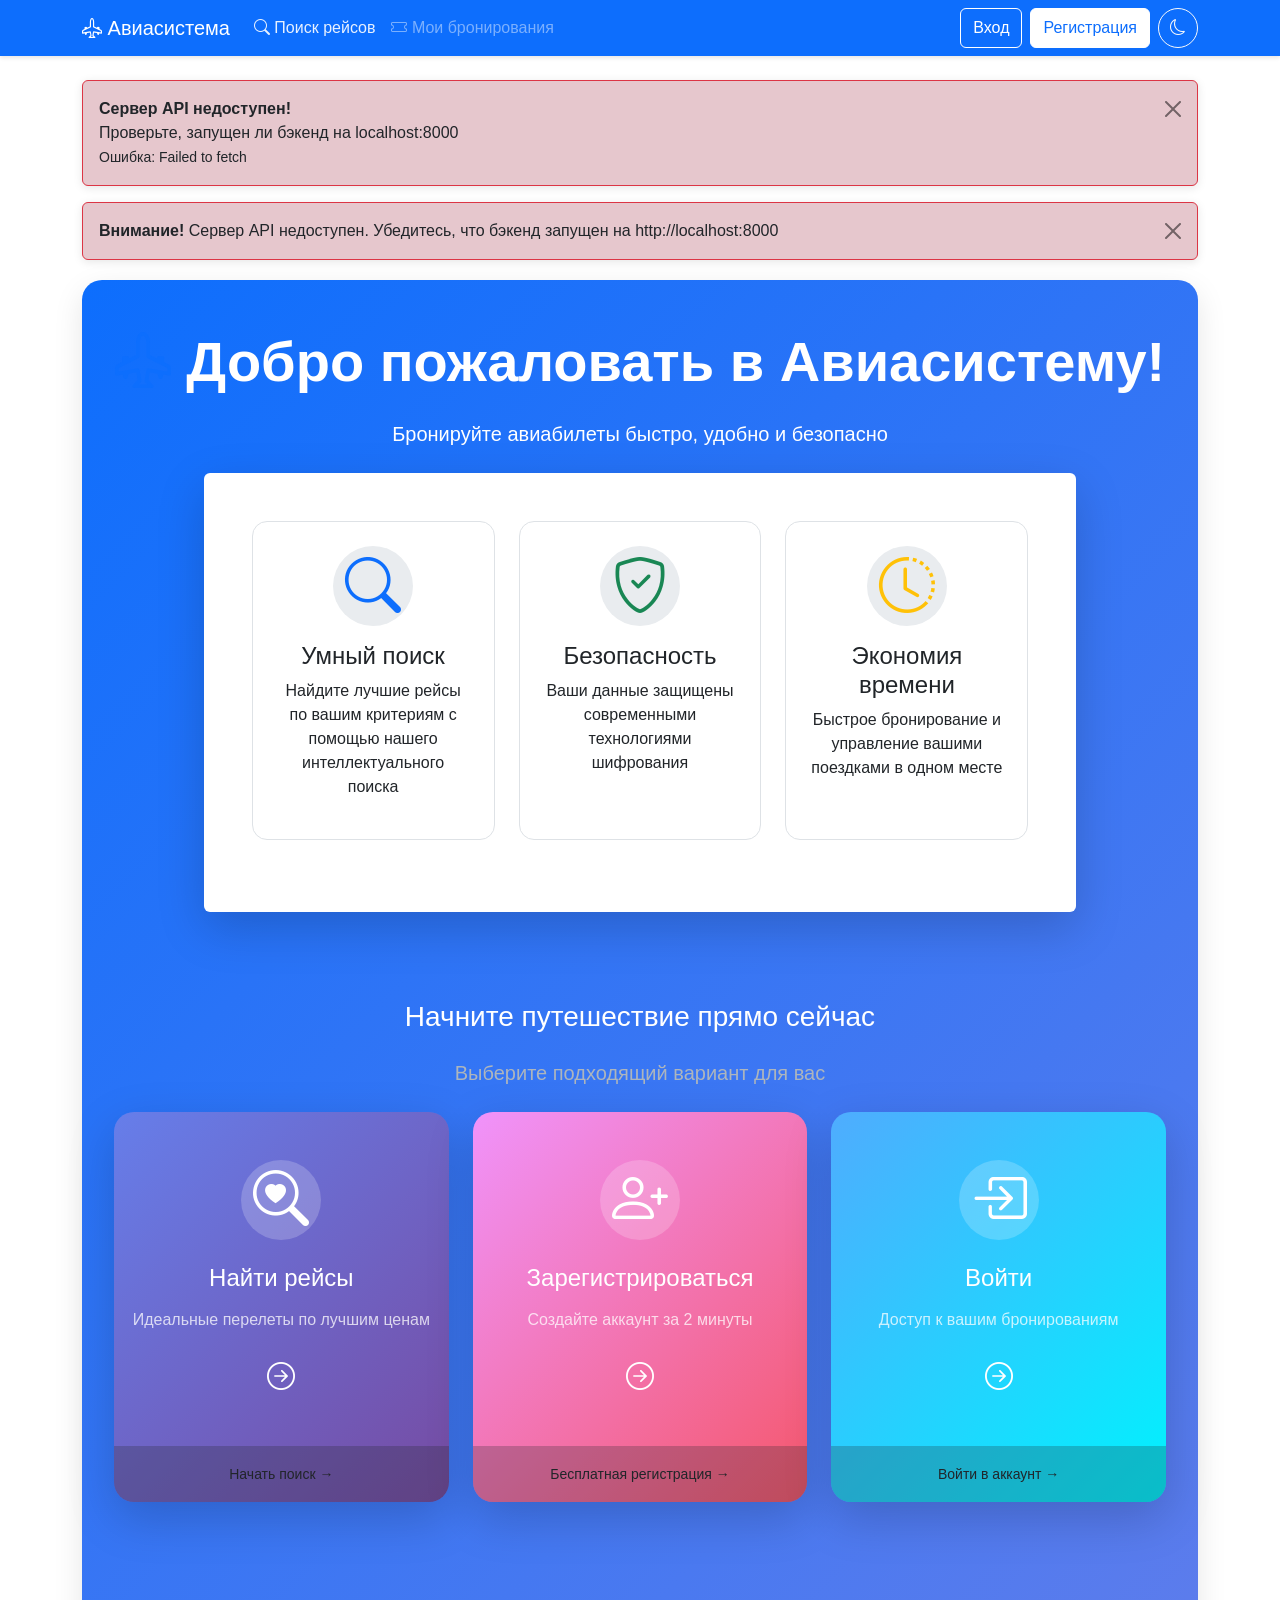
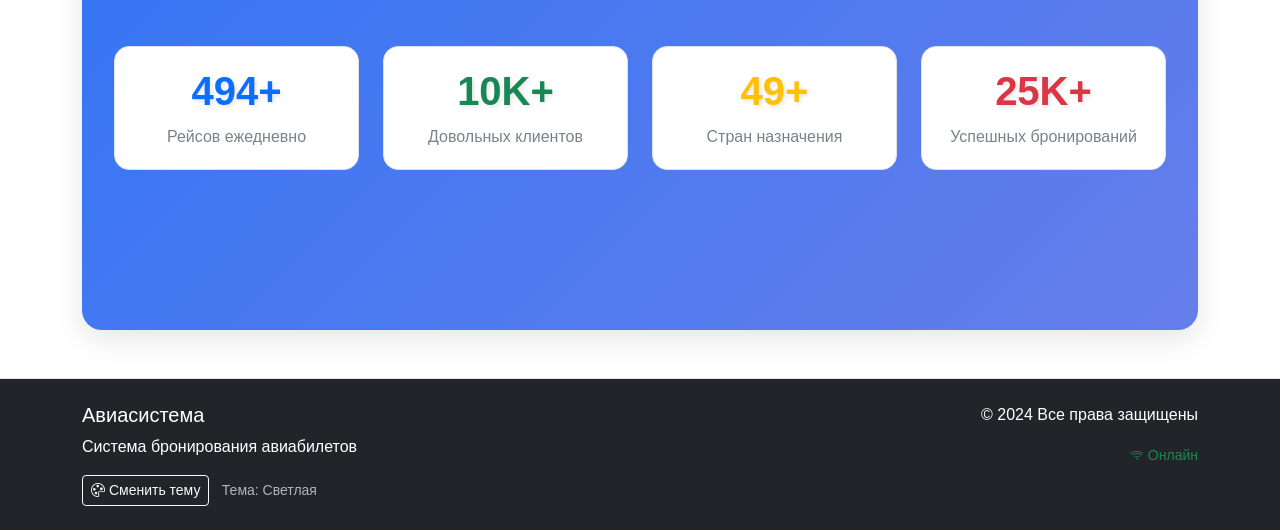
<file: static/index.html>
<!DOCTYPE html>
<html lang="ru" xmlns="http://www.w3.org/1999/html">
<head>
    <meta charset="UTF-8">
    <meta name="viewport" content="width=device-width, initial-scale=1.0">
    <title>Авиасистема - Бронирование билетов</title>
    <!-- Bootstrap 5 -->
    <link href="https://cdn.jsdelivr.net/npm/bootstrap@5.3.0/dist/css/bootstrap.min.css" rel="stylesheet">
    <!-- Bootstrap Icons -->
    <link rel="stylesheet" href="https://cdn.jsdelivr.net/npm/bootstrap-icons@1.10.0/font/bootstrap-icons.css">
    <!-- Custom CSS -->
    <link rel="stylesheet" href="styles.css">
    <!-- Стили для CTA кнопок -->
    <style>
        /* Стили для CTA карточек */
        .cta-card {
            border-radius: 20px !important;
            overflow: hidden;
            position: relative;
            z-index: 1;
            transition: transform 0.3s ease, box-shadow 0.3s ease !important;
        }

        .cta-card::before {
            content: '';
            position: absolute;
            top: 0;
            left: 0;
            right: 0;
            bottom: 0;
            background: linear-gradient(45deg, rgba(255,255,255,0.1), rgba(255,255,255,0));
            z-index: -1;
            opacity: 0;
            transition: opacity 0.3s ease;
        }

        .cta-card:hover::before {
            opacity: 1;
        }

        .cta-card:hover {
            transform: translateY(-10px) scale(1.02);
            box-shadow: 0 20px 40px rgba(0,0,0,0.15) !important;
            cursor: pointer;
        }

        .cta-icon {
            width: 80px;
            height: 80px;
            margin: 0 auto;
            background: rgba(255,255,255,0.2);
            border-radius: 50%;
            display: flex;
            align-items: center;
            justify-content: center;
            transition: transform 0.3s ease;
        }

        .cta-card:hover .cta-icon {
            transform: scale(1.1) rotate(5deg);
        }

        .cta-arrow {
            display: inline-block;
            transition: transform 0.3s ease;
        }

        .cta-card:hover .cta-arrow {
            transform: translateX(5px);
        }

        /* Стили для быстрого доступа */
        .quick-access-card {
            background: linear-gradient(135deg, #667eea 0%, #764ba2 100%);
            border-radius: 15px;
            color: white;
            padding: 20px;
            margin-top: 20px;
        }

        /* Анимация для статистики */
        .stat-item {
            padding: 20px;
            border-radius: 15px;
            background: rgba(255,255,255,0.1);
            transition: transform 0.3s ease;
        }

        .stat-item:hover {
            transform: translateY(-5px);
            background: rgba(255,255,255,0.15);
        }

        .stat-number {
            text-shadow: 2px 2px 4px rgba(0,0,0,0.1);
        }

        /* Адаптивность для мобильных устройств */
        @media (max-width: 768px) {
            .cta-card {
                margin-bottom: 15px;
            }

            .cta-icon {
                width: 60px;
                height: 60px;
            }

            .stat-item {
                margin-bottom: 15px;
            }
        }
    </style>
</head>
<body>
    <!-- Навигация -->
    <nav class="navbar navbar-expand-lg navbar-primary">
        <div class="container">
            <a class="navbar-brand" href="#" onclick="showSection('welcome')">
                <i class="bi bi-airplane-engines"></i> Авиасистема
            </a>
            <button class="navbar-toggler" type="button" data-bs-toggle="collapse" data-bs-target="#navbarNav">
                <span class="navbar-toggler-icon"></span>
            </button>
            <div class="collapse navbar-collapse" id="navbarNav">
                <ul class="navbar-nav me-auto">
                    <li class="nav-item">
                        <a class="nav-link" href="#" onclick="showSection('search-flights')">
                            <i class="bi bi-search"></i> Поиск рейсов
                        </a>
                    </li>
                    <li class="nav-item">
                        <a class="nav-link" href="#" onclick="showSection('my-bookings')">
                            <i class="bi bi-ticket"></i> Мои бронирования
                        </a>
                    </li>
                    <li class="nav-item" id="admin-nav" style="display: none;">
                        <a class="nav-link" href="#" onclick="showSection('admin-panel')">
                            <i class="bi bi-shield"></i> Админ-панель
                        </a>
                    </li>
                </ul>
                <div class="navbar-nav" id="auth-buttons">
                    <button class="btn btn-outline-primary me-2" onclick="showSection('login')">Вход</button>
                    <button class="btn btn-primary" onclick="showSection('register')">Регистрация</button>
                </div>
                <div class="navbar-nav" id="user-info" style="display: none;">
                    <span class="nav-link me-3" id="user-email"></span>
                    <button class="btn btn-outline-primary" onclick="logout()">Выйти</button>
                </div>
            </div>
        </div>
    </nav>

    <!-- Контейнер для контента -->
    <div class="container mt-4" id="content">
        <!-- Сообщения (старая система) -->
        <div id="alert-container"></div>

        <!-- Секция приветствия -->
        <div id="welcome-section" class="section">
            <div class="hero-section text-center py-5">
                <div class="container">
                    <h1 class="display-4 fw-bold mb-4">
                        <i class="bi bi-airplane-engines text-primary"></i> Добро пожаловать в Авиасистему!
                    </h1>
                    <p class="lead mb-4">Бронируйте авиабилеты быстро, удобно и безопасно</p>

                    <div class="row justify-content-center mb-5">
                        <div class="col-md-10">
                            <div class="card shadow-lg border-0">
                                <div class="card-body p-5">
                                    <div class="row">
                                        <div class="col-md-4 mb-4">
                                            <div class="feature-card text-center p-4 h-100">
                                                <div class="feature-icon mb-3">
                                                    <i class="bi bi-search display-4 text-primary"></i>
                                                </div>
                                                <h4>Умный поиск</h4>
                                                <p>Найдите лучшие рейсы по вашим критериям с помощью нашего интеллектуального поиска</p>
                                            </div>
                                        </div>
                                        <div class="col-md-4 mb-4">
                                            <div class="feature-card text-center p-4 h-100">
                                                <div class="feature-icon mb-3">
                                                    <i class="bi bi-shield-check display-4 text-success"></i>
                                                </div>
                                                <h4>Безопасность</h4>
                                                <p>Ваши данные защищены современными технологиями шифрования</p>
                                            </div>
                                        </div>
                                        <div class="col-md-4 mb-4">
                                            <div class="feature-card text-center p-4 h-100">
                                                <div class="feature-icon mb-3">
                                                    <i class="bi bi-clock-history display-4 text-warning"></i>
                                                </div>
                                                <h4>Экономия времени</h4>
                                                <p>Быстрое бронирование и управление вашими поездками в одном месте</p>
                                            </div>
                                        </div>
                                    </div>
                                </div>
                            </div>
                        </div>
                    </div>

                    <!-- Быстрый поиск на главной -->


                    <!-- Обновленный раздел CTA -->
                    <div class="cta-section mb-5">
                        <h3 class="mb-4 text-center">Начните путешествие прямо сейчас</h3>
                        <p class="lead text-center text-muted mb-4">Выберите подходящий вариант для вас</p>

                        <div class="row justify-content-center">
                            <!-- Кнопка 1: Найти рейсы -->
                            <div class="col-md-4 mb-3">
                                <div class="card cta-card border-0 shadow-lg h-100"
                                     onclick="showSection('search-flights')"
                                     style="background: linear-gradient(135deg, #667eea 0%, #764ba2 100%);">
                                    <div class="card-body text-center text-white py-5">
                                        <div class="cta-icon mb-4">
                                            <i class="bi bi-search-heart display-4"></i>
                                        </div>
                                        <h4 class="card-title mb-3">Найти рейсы</h4>
                                        <p class="card-text opacity-75">Идеальные перелеты по лучшим ценам</p>
                                        <div class="mt-4">
                                            <span class="cta-arrow">
                                                <i class="bi bi-arrow-right-circle fs-3"></i>
                                            </span>
                                        </div>
                                    </div>
                                    <div class="card-footer border-0 bg-dark bg-opacity-25 text-center py-3">
                                        <small>Начать поиск →</small>
                                    </div>
                                </div>
                            </div>

                            <!-- Кнопка 2: Зарегистрироваться -->
                            <div class="col-md-4 mb-3">
                                <div class="card cta-card border-0 shadow-lg h-100"
                                     onclick="showSection('register')"
                                     style="background: linear-gradient(135deg, #f093fb 0%, #f5576c 100%);">
                                    <div class="card-body text-center text-white py-5">
                                        <div class="cta-icon mb-4">
                                            <i class="bi bi-person-plus display-4"></i>
                                        </div>
                                        <h4 class="card-title mb-3">Зарегистрироваться</h4>
                                        <p class="card-text opacity-75">Создайте аккаунт за 2 минуты</p>
                                        <div class="mt-4">
                                            <span class="cta-arrow">
                                                <i class="bi bi-arrow-right-circle fs-3"></i>
                                            </span>
                                        </div>
                                    </div>
                                    <div class="card-footer border-0 bg-dark bg-opacity-25 text-center py-3">
                                        <small>Бесплатная регистрация →</small>
                                    </div>
                                </div>
                            </div>

                            <!-- Кнопка 3: Войти -->
                            <div class="col-md-4 mb-3">
                                <div class="card cta-card border-0 shadow-lg h-100"
                                     onclick="showSection('login')"
                                     style="background: linear-gradient(135deg, #4facfe 0%, #00f2fe 100%);">
                                    <div class="card-body text-center text-white py-5">
                                        <div class="cta-icon mb-4">
                                            <i class="bi bi-box-arrow-in-right display-4"></i>
                                        </div>
                                        <h4 class="card-title mb-3">Войти</h4>
                                        <p class="card-text opacity-75">Доступ к вашим бронированиям</p>
                                        <div class="mt-4">
                                            <span class="cta-arrow">
                                                <i class="bi bi-arrow-right-circle fs-3"></i>
                                            </span>
                                        </div>
                                    </div>
                                    <div class="card-footer border-0 bg-dark bg-opacity-25 text-center py-3">
                                        <small>Войти в аккаунт →</small>
                                    </div>
                                </div>
                            </div>
                        </div>

                        <!-- Быстрый доступ (для авторизованных пользователей) -->
                        <div id="quick-access-section" class="mt-5" style="display: none;">
                            <div class="card bg-gradient-primary text-white border-0">
                                <div class="card-body text-center py-4">
                                    <h4 class="mb-3">Добро пожаловать!</h4>
                                    <div class="d-flex justify-content-center flex-wrap gap-3">
                                        <button class="btn btn-light btn-lg" onclick="showSection('my-bookings')">
                                            <i class="bi bi-ticket-perforated me-2"></i>Мои бронирования
                                        </button>
                                        <button class="btn btn-outline-light btn-lg" onclick="showSection('search-flights')">
                                            <i class="bi bi-plus-circle me-2"></i>Новое бронирование
                                        </button>
                                    </div>
                                </div>
                            </div>
                        </div>
                    </div>

                    <!-- Статистика системы -->
                    <div class="stats-section mb-5">
                        <div class="row text-center">
                            <div class="col-md-3 mb-4">
                                <div class="stat-item">
                                    <div class="stat-number display-6 fw-bold text-primary" id="stats-flights">500+</div>
                                    <div class="stat-label">Рейсов ежедневно</div>
                                </div>
                            </div>
                            <div class="col-md-3 mb-4">
                                <div class="stat-item">
                                    <div class="stat-number display-6 fw-bold text-success" id="stats-users">10K+</div>
                                    <div class="stat-label">Довольных клиентов</div>
                                </div>
                            </div>
                            <div class="col-md-3 mb-4">
                                <div class="stat-item">
                                    <div class="stat-number display-6 fw-bold text-warning" id="stats-countries">50+</div>
                                    <div class="stat-label">Стран назначения</div>
                                </div>
                            </div>
                            <div class="col-md-3 mb-4">
                                <div class="stat-item">
                                    <div class="stat-number display-6 fw-bold text-danger" id="stats-bookings">25K+</div>
                                    <div class="stat-label">Успешных бронирований</div>
                                </div>
                            </div>
                        </div>
                    </div>
                </div>
            </div>
        </div>

        <!-- Секция входа -->
        <div id="login-section" class="section" style="display: none;">
            <div class="row justify-content-center">
                <div class="col-md-6 col-lg-4">
                    <div class="card">
                        <div class="card-header bg-primary text-white">
                            <h4 class="mb-0"><i class="bi bi-box-arrow-in-right"></i> Вход в систему</h4>
                        </div>
                        <div class="card-body">
                            <form id="login-form" onsubmit="return login(event)">
                                <div class="mb-3">
                                    <label for="login-username" class="form-label">Имя пользователя</label>
                                    <input type="text" class="form-control" id="login-username" required>
                                </div>
                                <div class="mb-3">
                                    <label for="login-password" class="form-label">Пароль</label>
                                    <input type="password" class="form-control" id="login-password" required>
                                </div>
                                <button type="submit" class="btn btn-primary w-100">Войти</button>
                            </form>
                        </div>
                    </div>
                </div>
            </div>
        </div>

        <!-- Секция регистрации -->
        <div id="register-section" class="section" style="display: none;">
            <div class="row justify-content-center">
                <div class="col-md-8 col-lg-6">
                    <div class="card">
                        <div class="card-header bg-success text-white">
                            <h4 class="mb-0"><i class="bi bi-person-plus"></i> Регистрация</h4>
                        </div>
                        <div class="card-body">
                            <form id="register-form" onsubmit="return register(event)">
                                <div class="row">
                                    <div class="col-md-6 mb-3">
                                        <label for="register-firstname" class="form-label">Имя</label>
                                        <input type="text" class="form-control" id="register-firstname">
                                    </div>
                                    <div class="col-md-6 mb-3">
                                        <label for="register-lastname" class="form-label">Фамилия</label>
                                        <input type="text" class="form-control" id="register-lastname">
                                    </div>
                                </div>
                                <div class="mb-3">
                                    <label for="register-email" class="form-label">Email</label>
                                    <input type="email" class="form-control" id="register-email" required>
                                </div>
                                <div class="mb-3">
                                    <label for="register-username" class="form-label">Имя пользователя</label>
                                    <input type="text" class="form-control" id="register-username" required>
                                </div>
                                <div class="mb-3">
                                    <label for="register-phone" class="form-label">Телефон</label>
                                    <input type="tel" class="form-control" id="register-phone">
                                </div>
                                <div class="mb-3">
                                    <label for="register-password" class="form-label">Пароль</label>
                                    <input type="password" class="form-control" id="register-password" required minlength="6">
                                    <div class="form-text">Минимум 6 символов</div>
                                </div>
                                <div class="mb-3">
                                    <label for="register-password-confirm" class="form-label">Подтверждение пароля</label>
                                    <input type="password" class="form-control" id="register-password-confirm" required>
                                </div>
                                <button type="submit" class="btn btn-success w-100">Зарегистрироваться</button>
                            </form>
                        </div>
                    </div>
                </div>
            </div>
        </div>

        <!-- Секция поиска рейсов -->
        <div id="search-flights-section" class="section" style="display: none;">
            <h2 class="mb-4"><i class="bi bi-search"></i> Поиск рейсов</h2>

            <div class="card mb-4">
                <div class="card-body">
                    <form id="flight-search-form" onsubmit="return searchFlights(event)">
                        <div class="row g-3">
                            <div class="col-md-6">
                                <label for="departure-airport" class="form-label">Аэропорт вылета</label>
                                <input type="text" class="form-control" id="departure-airport"
                                       placeholder="Например: Москва (SVO)" autocomplete="off">
                            </div>
                            <div class="col-md-6">
                                <label for="arrival-airport" class="form-label">Аэропорт прибытия</label>
                                <input type="text" class="form-control" id="arrival-airport"
                                       placeholder="Например: Санкт-Петербург (LED)" autocomplete="off">
                            </div>
                            <div class="col-md-6">
                                <label for="departure-date" class="form-label">Дата вылета</label>
                                <input type="date" class="form-control" id="departure-date">
                            </div>
                            <div class="col-md-6">
                                <label for="passengers" class="form-label">Количество пассажиров</label>
                                <select class="form-select" id="passengers">
                                    <option value="1">1 пассажир</option>
                                    <option value="2">2 пассажира</option>
                                    <option value="3">3 пассажира</option>
                                    <option value="4">4 пассажира</option>
                                    <option value="5">5 пассажиров</option>
                                </select>
                            </div>
                            <div class="col-12">
                                <button type="submit" class="btn btn-primary" data-requires-online="true">
                                    <i class="bi bi-search"></i> Найти рейсы
                                </button>
                                <button type="button" class="btn btn-outline-secondary" onclick="loadAllFlights()">
                                    <i class="bi bi-list"></i> Показать все рейсы
                                </button>
                            </div>
                        </div>
                    </form>
                </div>
            </div>

            <!-- Расширенный поиск -->
            <div id="advanced-search-container" style="display: none;"></div>

            <div id="flights-list">
                <!-- Сюда будут загружаться рейсы -->
            </div>

            <!-- Модальное окно бронирования -->
            <div class="modal fade" id="booking-modal" tabindex="-1">
                <div class="modal-dialog">
                    <div class="modal-content">
                        <div class="modal-header">
                            <h5 class="modal-title">Бронирование рейса</h5>
                            <button type="button" class="btn-close" data-bs-dismiss="modal"></button>
                        </div>
                        <div class="modal-body">
                            <form id="booking-form" onsubmit="return createBooking(event)">
                                <input type="hidden" id="booking-flight-id">
                                <div class="mb-3">
                                    <label class="form-label">Класс обслуживания</label>
                                    <select class="form-select" id="booking-seat-class" required>
                                        <option value="">Выберите класс</option>
                                        <option value="economy">Эконом класс</option>
                                        <option value="business">Бизнес класс</option>
                                        <option value="first_class">Первый класс</option>
                                    </select>
                                </div>
                                <div class="mb-3">
                                    <label for="booking-passengers" class="form-label">Количество пассажиров</label>
                                    <input type="number" class="form-control" id="booking-passengers"
                                           min="1" max="10" value="1" required>
                                </div>
                                <div class="mb-3">
                                    <label for="booking-special-requests" class="form-label">Особые пожелания</label>
                                    <textarea class="form-control" id="booking-special-requests"
                                              rows="3" placeholder="Необязательное поле"></textarea>
                                </div>
                                <div id="price-info" class="alert alert-info">
                                    Стоимость: <span id="booking-price">0</span> руб.
                                </div>
                                <button type="submit" class="btn btn-success w-100" data-requires-online="true">
                                    <i class="bi bi-check-circle"></i> Забронировать
                                </button>
                            </form>
                        </div>
                    </div>
                </div>
            </div>
        </div>

        <!-- Секция моих бронирований -->
        <div id="my-bookings-section" class="section" style="display: none;">
            <h2 class="mb-4"><i class="bi bi-ticket"></i> Мои бронирования</h2>

            <!-- Статистика пользователя -->
            <div id="user-stats" class="mb-4">
                <div class="row">
                    <div class="col-md-3 mb-3">
                        <div class="stat-card">
                            <div class="stat-value" id="total-bookings">0</div>
                            <div class="stat-label">Всего бронирований</div>
                        </div>
                    </div>
                    <div class="col-md-3 mb-3">
                        <div class="stat-card">
                            <div class="stat-value" id="active-bookings">0</div>
                            <div class="stat-label">Активных</div>
                        </div>
                    </div>
                    <div class="col-md-3 mb-3">
                        <div class="stat-card">
                            <div class="stat-value" id="total-spent">0 ₽</div>
                            <div class="stat-label">Всего потрачено</div>
                        </div>
                    </div>
                    <div class="col-md-3 mb-3">
                        <div class="stat-card">
                            <div class="stat-value" id="favorite-class">-</div>
                            <div class="stat-label">Любимый класс</div>
                        </div>
                    </div>
                </div>
            </div>

            <div id="bookings-list">
                <!-- Сюда будут загружаться бронирования -->
            </div>
        </div>

        <!-- Секция админ-панели -->
        <div id="admin-panel-section" class="section" style="display: none;">
            <h2 class="mb-4"><i class="bi bi-shield"></i> Админ-панель</h2>

            <div class="row">
                <div class="col-md-3 mb-4">
                    <div class="card">
                        <div class="card-body text-center">
                            <h5 class="card-title">Управление рейсами</h5>
                            <p class="card-text">Добавление и редактирование рейсов</p>
                            <button class="btn btn-primary" onclick="showAdminSection('manage-flights')">
                                Перейти
                            </button>
                        </div>
                    </div>
                </div>
                <div class="col-md-3 mb-4">
                    <div class="card">
                        <div class="card-body text-center">
                            <h5 class="card-title">Пользователи</h5>
                            <p class="card-text">Просмотр пользователей системы</p>
                            <button class="btn btn-primary" onclick="showAdminSection('manage-users')">
                                Перейти
                            </button>
                        </div>
                    </div>
                </div>
                <div class="col-md-3 mb-4">
                    <div class="card">
                        <div class="card-body text-center">
                            <h5 class="card-title">Аэропорты</h5>
                            <p class="card-text">Управление аэропортами</p>
                            <button class="btn btn-primary" onclick="showAdminSection('manage-airports')">
                                Перейти
                            </button>
                        </div>
                    </div>
                </div>
                <div class="col-md-3 mb-4">
                    <div class="card">
                        <div class="card-body text-center">
                            <h5 class="card-title">Самолеты</h5>
                            <p class="card-text">Управление парком самолетов</p>
                            <button class="btn btn-primary" onclick="showAdminSection('manage-aircrafts')">
                                Перейти
                            </button>
                        </div>
                    </div>
                </div>
            </div>

            <div id="admin-content">
                <!-- Контент админ-панели будет загружаться здесь -->
            </div>
        </div>
    </div>

    <!-- Футер -->
    <footer class="bg-dark text-white mt-5 py-4">
        <div class="container">
            <div class="row">
                <div class="col-md-6">
                    <h5>Авиасистема</h5>
                    <p>Система бронирования авиабилетов</p>
                    <div class="mt-2">
                        <button class="btn btn-sm btn-outline-light me-2" onclick="toggleTheme()">
                            <i class="bi bi-palette"></i> Сменить тему
                        </button>
                        <small class="text-muted">Тема: <span id="current-theme">Светлая</span></small>
                    </div>
                </div>
                <div class="col-md-6 text-end">
                    <p>© 2024 Все права защищены</p>
                    <div class="mt-2">
                        <small id="connection-status" class="text-success">
                            <i class="bi bi-wifi"></i> Онлайн
                        </small>
                    </div>
                </div>
            </div>
        </div>
    </footer>

    <!-- В секции body после Bootstrap JS -->
<!-- ... head и body ... -->

<script src="https://cdn.jsdelivr.net/npm/bootstrap@5.3.0/dist/js/bootstrap.bundle.min.js"></script>

<!-- Наши JS файлы в правильном порядке -->
 <script src="constants.js"></script>
 <script src="api.js"></script>
 <script src="auth.js"></script>
 <script src="app.js"></script>
 <script src="flights-fixed.js"></script>

<script src="notification.js"></script>
<script src="theme.js"></script>
<script src="offline.js"></script>
<script src="stats.js"></script>
<script src="welcome.js"></script>
<script src="advanced-search.js"></script>

<script src="bookings.js"></script>
<script src="admin.js"></script>

<script>
    // Инициализация после загрузки всех скриптов
    document.addEventListener('DOMContentLoaded', function() {
        // Проверяем и инициализируем глобальные объекты
        if (typeof api === 'undefined') {
            console.error('API не загружен!');
        }

        if (typeof advancedSearch === 'undefined') {
            console.warn('AdvancedSearch не загружен');
        }
    });
</script>
</body>
</html>
</file>
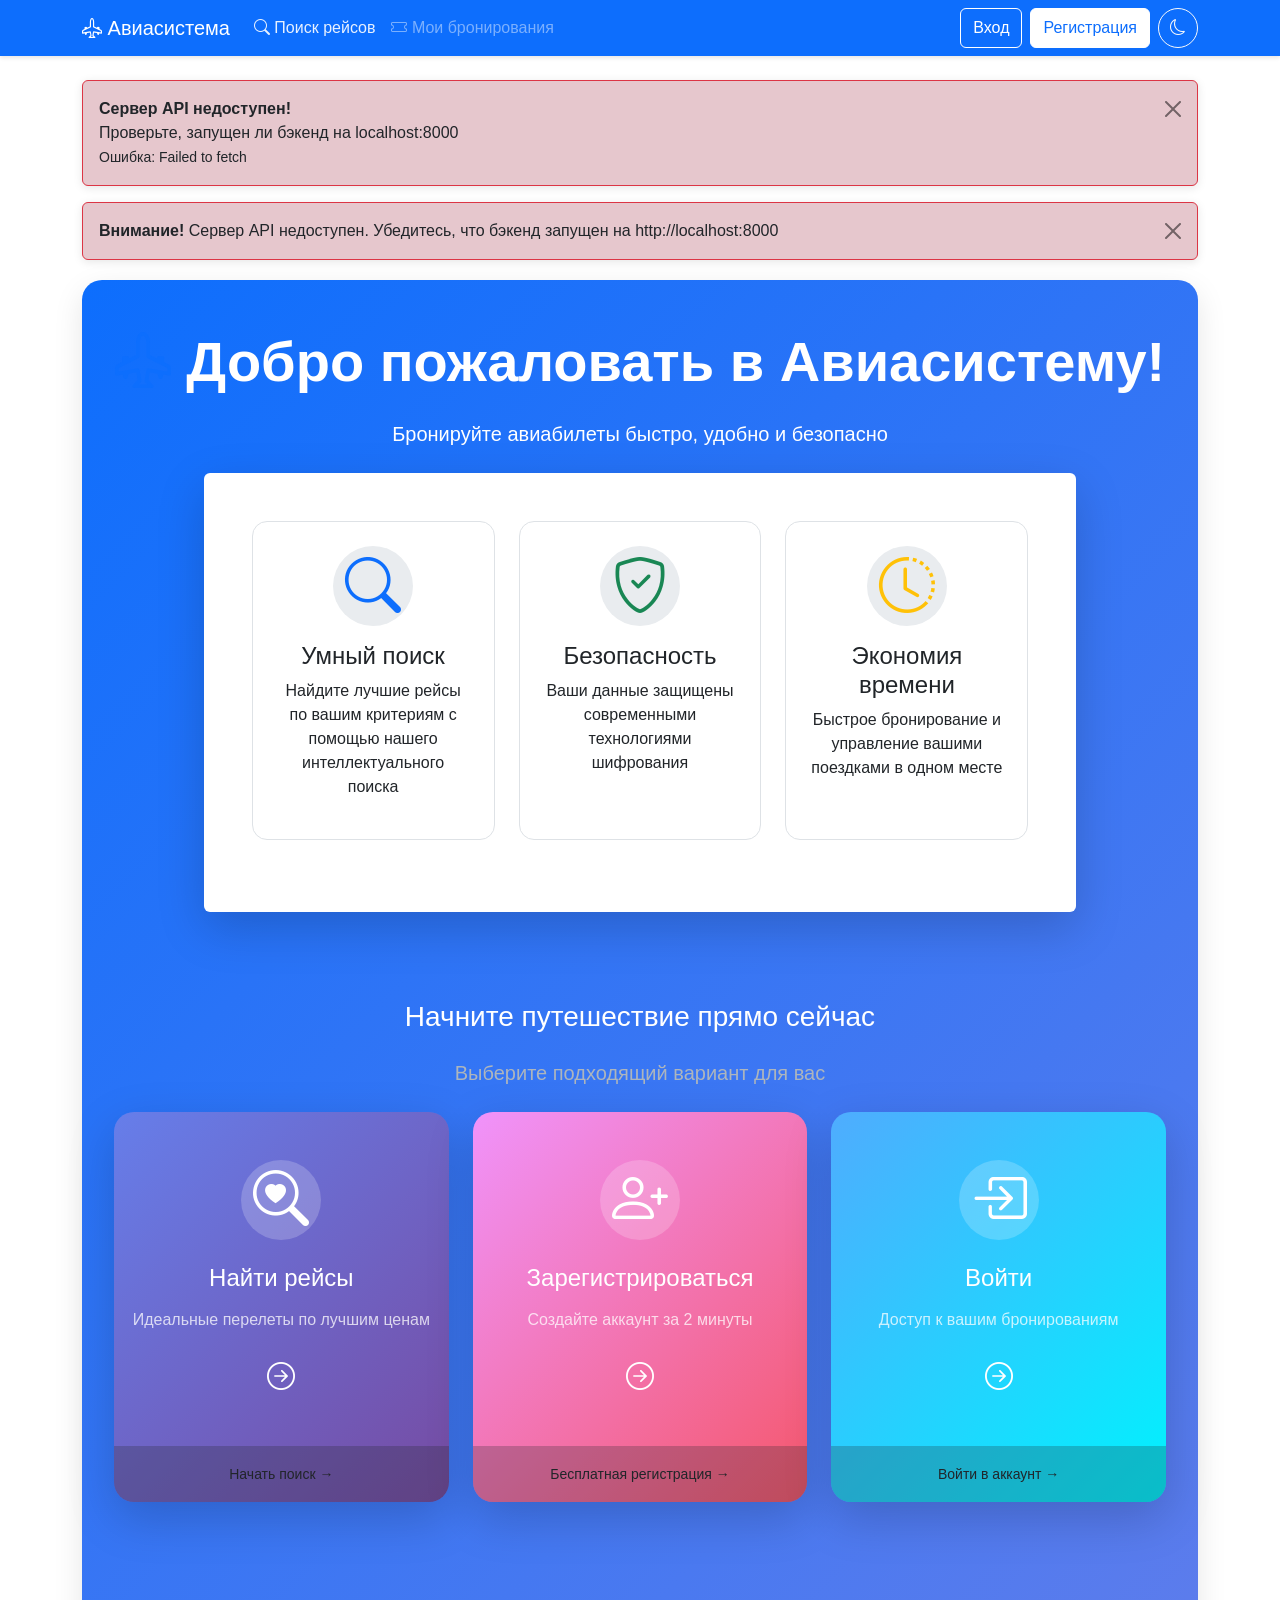
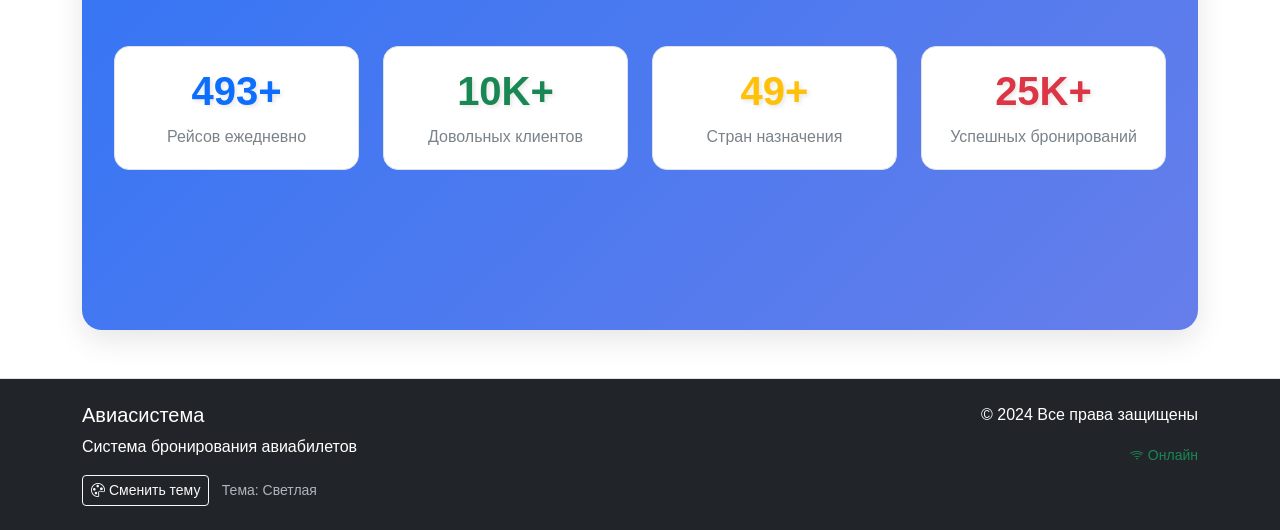
<file: templates/index.html>
<!DOCTYPE html>
<html lang="ru" xmlns="http://www.w3.org/1999/html">
<head>
    <meta charset="UTF-8">
    <meta name="viewport" content="width=device-width, initial-scale=1.0">
    <title>Авиасистема - Бронирование билетов</title>
    <!-- Bootstrap 5 -->
    <link href="https://cdn.jsdelivr.net/npm/bootstrap@5.3.0/dist/css/bootstrap.min.css" rel="stylesheet">
    <!-- Bootstrap Icons -->
    <link rel="stylesheet" href="https://cdn.jsdelivr.net/npm/bootstrap-icons@1.10.0/font/bootstrap-icons.css">
    <!-- Custom CSS -->
    <link rel="stylesheet" href="../static/styles.css">
    <!-- Стили для CTA кнопок -->
    <style>
        /* Стили для CTA карточек */
        .cta-card {
            border-radius: 20px !important;
            overflow: hidden;
            position: relative;
            z-index: 1;
            transition: transform 0.3s ease, box-shadow 0.3s ease !important;
        }

        .cta-card::before {
            content: '';
            position: absolute;
            top: 0;
            left: 0;
            right: 0;
            bottom: 0;
            background: linear-gradient(45deg, rgba(255,255,255,0.1), rgba(255,255,255,0));
            z-index: -1;
            opacity: 0;
            transition: opacity 0.3s ease;
        }

        .cta-card:hover::before {
            opacity: 1;
        }

        .cta-card:hover {
            transform: translateY(-10px) scale(1.02);
            box-shadow: 0 20px 40px rgba(0,0,0,0.15) !important;
            cursor: pointer;
        }

        .cta-icon {
            width: 80px;
            height: 80px;
            margin: 0 auto;
            background: rgba(255,255,255,0.2);
            border-radius: 50%;
            display: flex;
            align-items: center;
            justify-content: center;
            transition: transform 0.3s ease;
        }

        .cta-card:hover .cta-icon {
            transform: scale(1.1) rotate(5deg);
        }

        .cta-arrow {
            display: inline-block;
            transition: transform 0.3s ease;
        }

        .cta-card:hover .cta-arrow {
            transform: translateX(5px);
        }

        /* Стили для быстрого доступа */
        .quick-access-card {
            background: linear-gradient(135deg, #667eea 0%, #764ba2 100%);
            border-radius: 15px;
            color: white;
            padding: 20px;
            margin-top: 20px;
        }

        /* Анимация для статистики */
        .stat-item {
            padding: 20px;
            border-radius: 15px;
            background: rgba(255,255,255,0.1);
            transition: transform 0.3s ease;
        }

        .stat-item:hover {
            transform: translateY(-5px);
            background: rgba(255,255,255,0.15);
        }

        .stat-number {
            text-shadow: 2px 2px 4px rgba(0,0,0,0.1);
        }

        /* Адаптивность для мобильных устройств */
        @media (max-width: 768px) {
            .cta-card {
                margin-bottom: 15px;
            }

            .cta-icon {
                width: 60px;
                height: 60px;
            }

            .stat-item {
                margin-bottom: 15px;
            }
        }
    </style>
</head>
<body>
    <!-- Навигация -->
    <nav class="navbar navbar-expand-lg navbar-primary">
        <div class="container">
            <a class="navbar-brand" href="#" onclick="showSection('welcome')">
                <i class="bi bi-airplane-engines"></i> Авиасистема
            </a>
            <button class="navbar-toggler" type="button" data-bs-toggle="collapse" data-bs-target="#navbarNav">
                <span class="navbar-toggler-icon"></span>
            </button>
            <div class="collapse navbar-collapse" id="navbarNav">
                <ul class="navbar-nav me-auto">
                    <li class="nav-item">
                        <a class="nav-link" href="#" onclick="showSection('search-flights')">
                            <i class="bi bi-search"></i> Поиск рейсов
                        </a>
                    </li>
                    <li class="nav-item">
                        <a class="nav-link" href="#" onclick="showSection('my-bookings')">
                            <i class="bi bi-ticket"></i> Мои бронирования
                        </a>
                    </li>
                    <li class="nav-item" id="admin-nav" style="display: none;">
                        <a class="nav-link" href="#" onclick="showSection('admin-panel')">
                            <i class="bi bi-shield"></i> Админ-панель
                        </a>
                    </li>
                </ul>
                <div class="navbar-nav" id="auth-buttons">
                    <button class="btn btn-outline-primary me-2" onclick="showSection('login')">Вход</button>
                    <button class="btn btn-primary" onclick="showSection('register')">Регистрация</button>
                </div>
                <div class="navbar-nav" id="user-info" style="display: none;">
                    <span class="nav-link me-3" id="user-email"></span>
                    <button class="btn btn-outline-primary" onclick="logout()">Выйти</button>
                </div>
            </div>
        </div>
    </nav>

    <!-- Контейнер для контента -->
    <div class="container mt-4" id="content">
        <!-- Сообщения (старая система) -->
        <div id="alert-container"></div>

        <!-- Секция приветствия -->
        <div id="welcome-section" class="section">
            <div class="hero-section text-center py-5">
                <div class="container">
                    <h1 class="display-4 fw-bold mb-4">
                        <i class="bi bi-airplane-engines text-primary"></i> Добро пожаловать в Авиасистему!
                    </h1>
                    <p class="lead mb-4">Бронируйте авиабилеты быстро, удобно и безопасно</p>

                    <div class="row justify-content-center mb-5">
                        <div class="col-md-10">
                            <div class="card shadow-lg border-0">
                                <div class="card-body p-5">
                                    <div class="row">
                                        <div class="col-md-4 mb-4">
                                            <div class="feature-card text-center p-4 h-100">
                                                <div class="feature-icon mb-3">
                                                    <i class="bi bi-search display-4 text-primary"></i>
                                                </div>
                                                <h4>Умный поиск</h4>
                                                <p>Найдите лучшие рейсы по вашим критериям с помощью нашего интеллектуального поиска</p>
                                            </div>
                                        </div>
                                        <div class="col-md-4 mb-4">
                                            <div class="feature-card text-center p-4 h-100">
                                                <div class="feature-icon mb-3">
                                                    <i class="bi bi-shield-check display-4 text-success"></i>
                                                </div>
                                                <h4>Безопасность</h4>
                                                <p>Ваши данные защищены современными технологиями шифрования</p>
                                            </div>
                                        </div>
                                        <div class="col-md-4 mb-4">
                                            <div class="feature-card text-center p-4 h-100">
                                                <div class="feature-icon mb-3">
                                                    <i class="bi bi-clock-history display-4 text-warning"></i>
                                                </div>
                                                <h4>Экономия времени</h4>
                                                <p>Быстрое бронирование и управление вашими поездками в одном месте</p>
                                            </div>
                                        </div>
                                    </div>
                                </div>
                            </div>
                        </div>
                    </div>

                    <!-- Быстрый поиск на главной -->


                    <!-- Обновленный раздел CTA -->
                    <div class="cta-section mb-5">
                        <h3 class="mb-4 text-center">Начните путешествие прямо сейчас</h3>
                        <p class="lead text-center text-muted mb-4">Выберите подходящий вариант для вас</p>

                        <div class="row justify-content-center">
                            <!-- Кнопка 1: Найти рейсы -->
                            <div class="col-md-4 mb-3">
                                <div class="card cta-card border-0 shadow-lg h-100"
                                     onclick="showSection('search-flights')"
                                     style="background: linear-gradient(135deg, #667eea 0%, #764ba2 100%);">
                                    <div class="card-body text-center text-white py-5">
                                        <div class="cta-icon mb-4">
                                            <i class="bi bi-search-heart display-4"></i>
                                        </div>
                                        <h4 class="card-title mb-3">Найти рейсы</h4>
                                        <p class="card-text opacity-75">Идеальные перелеты по лучшим ценам</p>
                                        <div class="mt-4">
                                            <span class="cta-arrow">
                                                <i class="bi bi-arrow-right-circle fs-3"></i>
                                            </span>
                                        </div>
                                    </div>
                                    <div class="card-footer border-0 bg-dark bg-opacity-25 text-center py-3">
                                        <small>Начать поиск →</small>
                                    </div>
                                </div>
                            </div>

                            <!-- Кнопка 2: Зарегистрироваться -->
                            <div class="col-md-4 mb-3">
                                <div class="card cta-card border-0 shadow-lg h-100"
                                     onclick="showSection('register')"
                                     style="background: linear-gradient(135deg, #f093fb 0%, #f5576c 100%);">
                                    <div class="card-body text-center text-white py-5">
                                        <div class="cta-icon mb-4">
                                            <i class="bi bi-person-plus display-4"></i>
                                        </div>
                                        <h4 class="card-title mb-3">Зарегистрироваться</h4>
                                        <p class="card-text opacity-75">Создайте аккаунт за 2 минуты</p>
                                        <div class="mt-4">
                                            <span class="cta-arrow">
                                                <i class="bi bi-arrow-right-circle fs-3"></i>
                                            </span>
                                        </div>
                                    </div>
                                    <div class="card-footer border-0 bg-dark bg-opacity-25 text-center py-3">
                                        <small>Бесплатная регистрация →</small>
                                    </div>
                                </div>
                            </div>

                            <!-- Кнопка 3: Войти -->
                            <div class="col-md-4 mb-3">
                                <div class="card cta-card border-0 shadow-lg h-100"
                                     onclick="showSection('login')"
                                     style="background: linear-gradient(135deg, #4facfe 0%, #00f2fe 100%);">
                                    <div class="card-body text-center text-white py-5">
                                        <div class="cta-icon mb-4">
                                            <i class="bi bi-box-arrow-in-right display-4"></i>
                                        </div>
                                        <h4 class="card-title mb-3">Войти</h4>
                                        <p class="card-text opacity-75">Доступ к вашим бронированиям</p>
                                        <div class="mt-4">
                                            <span class="cta-arrow">
                                                <i class="bi bi-arrow-right-circle fs-3"></i>
                                            </span>
                                        </div>
                                    </div>
                                    <div class="card-footer border-0 bg-dark bg-opacity-25 text-center py-3">
                                        <small>Войти в аккаунт →</small>
                                    </div>
                                </div>
                            </div>
                        </div>

                        <!-- Быстрый доступ (для авторизованных пользователей) -->
                        <div id="quick-access-section" class="mt-5" style="display: none;">
                            <div class="card bg-gradient-primary text-white border-0">
                                <div class="card-body text-center py-4">
                                    <h4 class="mb-3">Добро пожаловать!</h4>
                                    <div class="d-flex justify-content-center flex-wrap gap-3">
                                        <button class="btn btn-light btn-lg" onclick="showSection('my-bookings')">
                                            <i class="bi bi-ticket-perforated me-2"></i>Мои бронирования
                                        </button>
                                        <button class="btn btn-outline-light btn-lg" onclick="showSection('search-flights')">
                                            <i class="bi bi-plus-circle me-2"></i>Новое бронирование
                                        </button>
                                    </div>
                                </div>
                            </div>
                        </div>
                    </div>

                    <!-- Статистика системы -->
                    <div class="stats-section mb-5">
                        <div class="row text-center">
                            <div class="col-md-3 mb-4">
                                <div class="stat-item">
                                    <div class="stat-number display-6 fw-bold text-primary" id="stats-flights">500+</div>
                                    <div class="stat-label">Рейсов ежедневно</div>
                                </div>
                            </div>
                            <div class="col-md-3 mb-4">
                                <div class="stat-item">
                                    <div class="stat-number display-6 fw-bold text-success" id="stats-users">10K+</div>
                                    <div class="stat-label">Довольных клиентов</div>
                                </div>
                            </div>
                            <div class="col-md-3 mb-4">
                                <div class="stat-item">
                                    <div class="stat-number display-6 fw-bold text-warning" id="stats-countries">50+</div>
                                    <div class="stat-label">Стран назначения</div>
                                </div>
                            </div>
                            <div class="col-md-3 mb-4">
                                <div class="stat-item">
                                    <div class="stat-number display-6 fw-bold text-danger" id="stats-bookings">25K+</div>
                                    <div class="stat-label">Успешных бронирований</div>
                                </div>
                            </div>
                        </div>
                    </div>
                </div>
            </div>
        </div>

        <!-- Секция входа -->
        <div id="login-section" class="section" style="display: none;">
            <div class="row justify-content-center">
                <div class="col-md-6 col-lg-4">
                    <div class="card">
                        <div class="card-header bg-primary text-white">
                            <h4 class="mb-0"><i class="bi bi-box-arrow-in-right"></i> Вход в систему</h4>
                        </div>
                        <div class="card-body">
                            <form id="login-form" onsubmit="return login(event)">
                                <div class="mb-3">
                                    <label for="login-username" class="form-label">Имя пользователя</label>
                                    <input type="text" class="form-control" id="login-username" required>
                                </div>
                                <div class="mb-3">
                                    <label for="login-password" class="form-label">Пароль</label>
                                    <input type="password" class="form-control" id="login-password" required>
                                </div>
                                <button type="submit" class="btn btn-primary w-100">Войти</button>
                            </form>
                        </div>
                    </div>
                </div>
            </div>
        </div>

        <!-- Секция регистрации -->
        <div id="register-section" class="section" style="display: none;">
            <div class="row justify-content-center">
                <div class="col-md-8 col-lg-6">
                    <div class="card">
                        <div class="card-header bg-success text-white">
                            <h4 class="mb-0"><i class="bi bi-person-plus"></i> Регистрация</h4>
                        </div>
                        <div class="card-body">
                            <form id="register-form" onsubmit="return register(event)">
                                <div class="row">
                                    <div class="col-md-6 mb-3">
                                        <label for="register-firstname" class="form-label">Имя</label>
                                        <input type="text" class="form-control" id="register-firstname">
                                    </div>
                                    <div class="col-md-6 mb-3">
                                        <label for="register-lastname" class="form-label">Фамилия</label>
                                        <input type="text" class="form-control" id="register-lastname">
                                    </div>
                                </div>
                                <div class="mb-3">
                                    <label for="register-email" class="form-label">Email</label>
                                    <input type="email" class="form-control" id="register-email" required>
                                </div>
                                <div class="mb-3">
                                    <label for="register-username" class="form-label">Имя пользователя</label>
                                    <input type="text" class="form-control" id="register-username" required>
                                </div>
                                <div class="mb-3">
                                    <label for="register-phone" class="form-label">Телефон</label>
                                    <input type="tel" class="form-control" id="register-phone">
                                </div>
                                <div class="mb-3">
                                    <label for="register-password" class="form-label">Пароль</label>
                                    <input type="password" class="form-control" id="register-password" required minlength="6">
                                    <div class="form-text">Минимум 6 символов</div>
                                </div>
                                <div class="mb-3">
                                    <label for="register-password-confirm" class="form-label">Подтверждение пароля</label>
                                    <input type="password" class="form-control" id="register-password-confirm" required>
                                </div>
                                <button type="submit" class="btn btn-success w-100">Зарегистрироваться</button>
                            </form>
                        </div>
                    </div>
                </div>
            </div>
        </div>

        <!-- Секция поиска рейсов -->
        <div id="search-flights-section" class="section" style="display: none;">
            <h2 class="mb-4"><i class="bi bi-search"></i> Поиск рейсов</h2>

            <div class="card mb-4">
                <div class="card-body">
                    <form id="flight-search-form" onsubmit="return searchFlights(event)">
                        <div class="row g-3">
                            <div class="col-md-6">
                                <label for="departure-airport" class="form-label">Аэропорт вылета</label>
                                <input type="text" class="form-control" id="departure-airport"
                                       placeholder="Например: Москва (SVO)" autocomplete="off">
                            </div>
                            <div class="col-md-6">
                                <label for="arrival-airport" class="form-label">Аэропорт прибытия</label>
                                <input type="text" class="form-control" id="arrival-airport"
                                       placeholder="Например: Санкт-Петербург (LED)" autocomplete="off">
                            </div>
                            <div class="col-md-6">
                                <label for="departure-date" class="form-label">Дата вылета</label>
                                <input type="date" class="form-control" id="departure-date">
                            </div>
                            <div class="col-md-6">
                                <label for="passengers" class="form-label">Количество пассажиров</label>
                                <select class="form-select" id="passengers">
                                    <option value="1">1 пассажир</option>
                                    <option value="2">2 пассажира</option>
                                    <option value="3">3 пассажира</option>
                                    <option value="4">4 пассажира</option>
                                    <option value="5">5 пассажиров</option>
                                </select>
                            </div>
                            <div class="col-12">
                                <button type="submit" class="btn btn-primary" data-requires-online="true">
                                    <i class="bi bi-search"></i> Найти рейсы
                                </button>
                                <button type="button" class="btn btn-outline-secondary" onclick="loadAllFlights()">
                                    <i class="bi bi-list"></i> Показать все рейсы
                                </button>
                            </div>
                        </div>
                    </form>
                </div>
            </div>

            <!-- Расширенный поиск -->
            <div id="advanced-search-container" style="display: none;"></div>

            <div id="flights-list">
                <!-- Сюда будут загружаться рейсы -->
            </div>

            <!-- Модальное окно бронирования -->
            <div class="modal fade" id="booking-modal" tabindex="-1">
                <div class="modal-dialog">
                    <div class="modal-content">
                        <div class="modal-header">
                            <h5 class="modal-title">Бронирование рейса</h5>
                            <button type="button" class="btn-close" data-bs-dismiss="modal"></button>
                        </div>
                        <div class="modal-body">
                            <form id="booking-form" onsubmit="return createBooking(event)">
                                <input type="hidden" id="booking-flight-id">
                                <div class="mb-3">
                                    <label class="form-label">Класс обслуживания</label>
                                    <select class="form-select" id="booking-seat-class" required>
                                        <option value="">Выберите класс</option>
                                        <option value="economy">Эконом класс</option>
                                        <option value="business">Бизнес класс</option>
                                        <option value="first_class">Первый класс</option>
                                    </select>
                                </div>
                                <div class="mb-3">
                                    <label for="booking-passengers" class="form-label">Количество пассажиров</label>
                                    <input type="number" class="form-control" id="booking-passengers"
                                           min="1" max="10" value="1" required>
                                </div>
                                <div class="mb-3">
                                    <label for="booking-special-requests" class="form-label">Особые пожелания</label>
                                    <textarea class="form-control" id="booking-special-requests"
                                              rows="3" placeholder="Необязательное поле"></textarea>
                                </div>
                                <div id="price-info" class="alert alert-info">
                                    Стоимость: <span id="booking-price">0</span> руб.
                                </div>
                                <button type="submit" class="btn btn-success w-100" data-requires-online="true">
                                    <i class="bi bi-check-circle"></i> Забронировать
                                </button>
                            </form>
                        </div>
                    </div>
                </div>
            </div>
        </div>

        <!-- Секция моих бронирований -->
        <div id="my-bookings-section" class="section" style="display: none;">
            <h2 class="mb-4"><i class="bi bi-ticket"></i> Мои бронирования</h2>

            <!-- Статистика пользователя -->
            <div id="user-stats" class="mb-4">
                <div class="row">
                    <div class="col-md-3 mb-3">
                        <div class="stat-card">
                            <div class="stat-value" id="total-bookings">0</div>
                            <div class="stat-label">Всего бронирований</div>
                        </div>
                    </div>
                    <div class="col-md-3 mb-3">
                        <div class="stat-card">
                            <div class="stat-value" id="active-bookings">0</div>
                            <div class="stat-label">Активных</div>
                        </div>
                    </div>
                    <div class="col-md-3 mb-3">
                        <div class="stat-card">
                            <div class="stat-value" id="total-spent">0 ₽</div>
                            <div class="stat-label">Всего потрачено</div>
                        </div>
                    </div>
                    <div class="col-md-3 mb-3">
                        <div class="stat-card">
                            <div class="stat-value" id="favorite-class">-</div>
                            <div class="stat-label">Любимый класс</div>
                        </div>
                    </div>
                </div>
            </div>

            <div id="bookings-list">
                <!-- Сюда будут загружаться бронирования -->
            </div>
        </div>

        <!-- Секция админ-панели -->
        <div id="admin-panel-section" class="section" style="display: none;">
            <h2 class="mb-4"><i class="bi bi-shield"></i> Админ-панель</h2>

            <div class="row">
                <div class="col-md-3 mb-4">
                    <div class="card">
                        <div class="card-body text-center">
                            <h5 class="card-title">Управление рейсами</h5>
                            <p class="card-text">Добавление и редактирование рейсов</p>
                            <button class="btn btn-primary" onclick="showAdminSection('manage-flights')">
                                Перейти
                            </button>
                        </div>
                    </div>
                </div>
                <div class="col-md-3 mb-4">
                    <div class="card">
                        <div class="card-body text-center">
                            <h5 class="card-title">Пользователи</h5>
                            <p class="card-text">Просмотр пользователей системы</p>
                            <button class="btn btn-primary" onclick="showAdminSection('manage-users')">
                                Перейти
                            </button>
                        </div>
                    </div>
                </div>
                <div class="col-md-3 mb-4">
                    <div class="card">
                        <div class="card-body text-center">
                            <h5 class="card-title">Аэропорты</h5>
                            <p class="card-text">Управление аэропортами</p>
                            <button class="btn btn-primary" onclick="showAdminSection('manage-airports')">
                                Перейти
                            </button>
                        </div>
                    </div>
                </div>
                <div class="col-md-3 mb-4">
                    <div class="card">
                        <div class="card-body text-center">
                            <h5 class="card-title">Самолеты</h5>
                            <p class="card-text">Управление парком самолетов</p>
                            <button class="btn btn-primary" onclick="showAdminSection('manage-aircrafts')">
                                Перейти
                            </button>
                        </div>
                    </div>
                </div>
            </div>

            <div id="admin-content">
                <!-- Контент админ-панели будет загружаться здесь -->
            </div>
        </div>
    </div>

    <!-- Футер -->
    <footer class="bg-dark text-white mt-5 py-4">
        <div class="container">
            <div class="row">
                <div class="col-md-6">
                    <h5>Авиасистема</h5>
                    <p>Система бронирования авиабилетов</p>
                    <div class="mt-2">
                        <button class="btn btn-sm btn-outline-light me-2" onclick="toggleTheme()">
                            <i class="bi bi-palette"></i> Сменить тему
                        </button>
                        <small class="text-muted">Тема: <span id="current-theme">Светлая</span></small>
                    </div>
                </div>
                <div class="col-md-6 text-end">
                    <p>© 2024 Все права защищены</p>
                    <div class="mt-2">
                        <small id="connection-status" class="text-success">
                            <i class="bi bi-wifi"></i> Онлайн
                        </small>
                    </div>
                </div>
            </div>
        </div>
    </footer>

    <!-- В секции body после Bootstrap JS -->
<!-- ... head и body ... -->

<script src="https://cdn.jsdelivr.net/npm/bootstrap@5.3.0/dist/js/bootstrap.bundle.min.js"></script>

<!-- Наши JS файлы в правильном порядке -->
 <script src="../static/constants.js"></script>
 <script src="../static/api.js"></script>
 <script src="../static/auth.js"></script>
 <script src="../static/app.js"></script>
 <script src="../static/flights-fixed.js"></script>

<script src="../static/notification.js"></script>
<script src="../static/theme.js"></script>
<script src="../static/offline.js"></script>
<script src="../static/stats.js"></script>
<script src="../static/welcome.js"></script>
<script src="../static/advanced-search.js"></script>

<script src="../static/bookings.js"></script>
<script src="../static/admin.js"></script>

<script>
    // Инициализация после загрузки всех скриптов
    document.addEventListener('DOMContentLoaded', function() {
        // Проверяем и инициализируем глобальные объекты
        if (typeof api === 'undefined') {
            console.error('API не загружен!');
        }

        if (typeof advancedSearch === 'undefined') {
            console.warn('AdvancedSearch не загружен');
        }
    });
</script>
</body>
</html>
</file>
<file: static/styles.css>
/* styles.css (обновленная навигация и кнопки) */
/* Основные стили */
body {
    font-family: 'Segoe UI', Tahoma, Geneva, Verdana, sans-serif;
    background-color: var(--bg-primary);
    color: var(--text-primary);
    min-height: 100vh;
    display: flex;
    flex-direction: column;
    transition: background-color 0.3s, color 0.3s;
}

#content {
    flex: 1;
}

.section {
    animation: fadeIn 0.5s ease-in;
}

@keyframes fadeIn {
    from { opacity: 0; transform: translateY(10px); }
    to { opacity: 1; transform: translateY(0); }
}

/* Навигация - исправляем цвета для тем */
.navbar {
    box-shadow: 0 2px 4px var(--shadow-color);
    transition: all 0.3s ease;
}

[data-theme="light"] .navbar {
    background-color: #0d6efd !important; /* Синий цвет для светлой темы */
    color: white !important;
}

[data-theme="light"] .navbar-brand,
[data-theme="light"] .navbar-brand:hover,
[data-theme="light"] .navbar-brand:focus {
    color: white !important;
}

[data-theme="light"] .nav-link,
[data-theme="light"] .nav-link:hover,
[data-theme="light"] .nav-link:focus {
    color: rgba(255, 255, 255, 0.9) !important;
}

[data-theme="light"] .nav-link.active {
    background-color: rgba(255, 255, 255, 0.15) !important;
    color: white !important;
}

[data-theme="light"] .navbar-toggler {
    border-color: rgba(255, 255, 255, 0.5) !important;
    color: white !important;
}

[data-theme="light"] .navbar-toggler-icon {
    background-image: url("data:image/svg+xml,%3csvg xmlns='http://www.w3.org/2000/svg' viewBox='0 0 30 30'%3e%3cpath stroke='rgba%28255, 255, 255, 0.9%29' stroke-linecap='round' stroke-miterlimit='10' stroke-width='2' d='M4 7h22M4 15h22M4 23h22'/%3e%3c/svg%3e") !important;
}

/* Темная тема - навигация */
[data-theme="dark"] .navbar {
    background-color: #1a1a1a !important;
    color: white !important;
}

[data-theme="dark"] .navbar-brand,
[data-theme="dark"] .navbar-brand:hover,
[data-theme="dark"] .navbar-brand:focus {
    color: white !important;
}

[data-theme="dark"] .nav-link,
[data-theme="dark"] .nav-link:hover,
[data-theme="dark"] .nav-link:focus {
    color: rgba(255, 255, 255, 0.9) !important;
}

[data-theme="dark"] .nav-link.active {
    background-color: rgba(255, 255, 255, 0.1) !important;
    color: white !important;
}

/* Кнопки в навигации для светлой темы */
[data-theme="light"] .navbar .btn-outline-primary {
    color: white !important;
    border-color: white !important;
    background-color: transparent !important;
}

[data-theme="light"] .navbar .btn-outline-primary:hover {
    color: #0d6efd !important;
    background-color: white !important;
    border-color: white !important;
}

[data-theme="light"] .navbar .btn-primary {
    color: #0d6efd !important;
    background-color: white !important;
    border-color: white !important;
}

[data-theme="light"] .navbar .btn-primary:hover {
    color: white !important;
    background-color: rgba(255, 255, 255, 0.1) !important;
    border-color: white !important;
}

/* Кнопки в навигации для темной темы */
[data-theme="dark"] .navbar .btn-outline-primary {
    color: white !important;
    border-color: white !important;
    background-color: transparent !important;
}

[data-theme="dark"] .navbar .btn-outline-primary:hover {
    color: #1a1a1a !important;
    background-color: white !important;
    border-color: white !important;
}

[data-theme="dark"] .navbar .btn-primary {
    color: #1a1a1a !important;
    background-color: white !important;
    border-color: white !important;
}

[data-theme="dark"] .navbar .btn-primary:hover {
    color: white !important;
    background-color: rgba(255, 255, 255, 0.1) !important;
    border-color: white !important;
}

/* Общие стили для текста в навигации */
.navbar-nav .nav-link {
    padding: 0.5rem 1rem;
    transition: all 0.3s ease;
}

.navbar-nav .nav-link:hover {
    transform: translateY(-2px);
}

/* Карточки рейсов */
.flight-card {
    transition: transform 0.3s ease, box-shadow 0.3s ease;
    border: 1px solid var(--border-color);
    margin-bottom: 1rem;
    background-color: var(--card-bg);
    color: var(--text-primary);
}

.flight-card:hover {
    transform: translateY(-5px);
    box-shadow: 0 5px 15px var(--shadow-color);
}

.flight-header {
    background: linear-gradient(135deg, #667eea 0%, #764ba2 100%);
    color: white;
    padding: 1rem;
    border-radius: 0.375rem 0.375rem 0 0;
}

.seat-badge {
    font-size: 0.9em;
    padding: 0.5em 1em;
}

.price-tag {
    font-size: 1.5rem;
    font-weight: bold;
    color: var(--success-color);
}

/* Анимации */
.spinner {
    width: 3rem;
    height: 3rem;
}

/* Адаптивность */
@media (max-width: 768px) {
    .flight-card .row > div {
        margin-bottom: 1rem;
    }

    .navbar-nav {
        padding-top: 1rem;
    }

    .navbar-nav .btn {
        margin: 0.25rem 0;
        width: 100%;
    }

    #user-info {
        flex-direction: column;
        align-items: stretch !important;
    }
}

/* Стили для статусов */
.status-confirmed {
    color: var(--success-color);
    background-color: color-mix(in srgb, var(--success-color) 20%, transparent);
    padding: 0.25rem 0.5rem;
    border-radius: 0.25rem;
}

.status-cancelled {
    color: var(--danger-color);
    background-color: color-mix(in srgb, var(--danger-color) 20%, transparent);
    padding: 0.25rem 0.5rem;
    border-radius: 0.25rem;
}

/* Кнопки */
.btn-action {
    min-width: 120px;
}

/* Загрузка */
.loading {
    opacity: 0.7;
    pointer-events: none;
}

/* Модальные окна */
.modal-content {
    border-radius: 0.5rem;
    background-color: var(--modal-bg);
    color: var(--text-primary);
}

.modal-header {
    background: linear-gradient(135deg, #667eea 0%, #764ba2 100%);
    color: white;
    border-radius: 0.5rem 0.5rem 0 0;
}

/* Система уведомлений */
.notifications-center {
    position: fixed;
    top: 80px;
    right: 20px;
    z-index: 1100;
    max-width: 400px;
    pointer-events: none;
}

.notification {
    pointer-events: auto;
    background: var(--card-bg);
    border-radius: 8px;
    box-shadow: 0 4px 12px var(--shadow-color);
    margin-bottom: 15px;
    overflow: hidden;
    animation: slideIn 0.3s ease-out;
    transition: transform 0.3s, opacity 0.3s;
    border: 1px solid var(--border-color);
    max-width: 350px;
}

.notification.fade-out {
    transform: translateX(100%);
    opacity: 0;
}

@keyframes slideIn {
    from {
        transform: translateX(100%);
        opacity: 0;
    }
    to {
        transform: translateX(0);
        opacity: 1;
    }
}

.notification-header {
    display: flex;
    justify-content: space-between;
    align-items: center;
    padding: 12px 15px;
    border-bottom: 1px solid var(--border-color);
    font-weight: 600;
}

.notification-close {
    background: none;
    border: none;
    font-size: 20px;
    cursor: pointer;
    color: var(--text-muted);
    line-height: 1;
    padding: 0;
    width: 20px;
    height: 20px;
    display: flex;
    align-items: center;
    justify-content: center;
}

.notification-close:hover {
    color: var(--text-primary);
}

.notification-body {
    padding: 15px;
    font-size: 14px;
    line-height: 1.5;
}

.notification-time {
    padding: 8px 15px;
    font-size: 12px;
    color: var(--text-muted);
    border-top: 1px solid var(--border-color);
    text-align: right;
}

.notification-success .notification-header {
    background-color: color-mix(in srgb, var(--success-color) 20%, var(--card-bg));
    color: var(--success-color);
}

.notification-error .notification-header {
    background-color: color-mix(in srgb, var(--danger-color) 20%, var(--card-bg));
    color: var(--danger-color);
}

.notification-warning .notification-header {
    background-color: color-mix(in srgb, var(--warning-color) 20%, var(--card-bg));
    color: var(--warning-color);
}

.notification-info .notification-header {
    background-color: color-mix(in srgb, var(--info-color) 20%, var(--card-bg));
    color: var(--info-color);
}

/* Формы */
.form-control:focus, .form-select:focus {
    border-color: #667eea;
    box-shadow: 0 0 0 0.2rem rgba(102, 126, 234, 0.25);
    background-color: var(--input-bg);
    color: var(--text-primary);
}

/* Таблицы */
.table {
    color: var(--text-primary);
}

.table-hover tbody tr:hover {
    background-color: var(--table-hover);
}

/* Алерты */
.alert {
    box-shadow: 0 2px 10px var(--shadow-color);
    animation: slideIn 0.3s ease-out;
    background-color: var(--bg-tertiary);
    border-color: var(--border-color);
    color: var(--text-primary);
}

/* Статистика */
.stat-card {
    border-radius: 10px;
    padding: 20px;
    text-align: center;
    box-shadow: 0 4px 6px var(--shadow-color);
    transition: transform 0.3s;
    background: linear-gradient(135deg, var(--primary-color), #667eea);
    color: white;
    margin-bottom: 1rem;
}

.stat-card:hover {
    transform: translateY(-5px);
}

.stat-value {
    font-size: 2.5rem;
    font-weight: bold;
    margin-bottom: 10px;
}

.stat-label {
    font-size: 1rem;
    opacity: 0.9;
}

/* Офлайн режим */
.offline-indicator {
    position: fixed;
    top: 0;
    left: 0;
    right: 0;
    background: var(--warning-color);
    color: #000;
    text-align: center;
    padding: 8px;
    z-index: 1200;
    font-weight: bold;
    animation: slideDown 0.3s ease-out;
}

@keyframes slideDown {
    from {
        transform: translateY(-100%);
    }
    to {
        transform: translateY(0);
    }
}

/* Кнопка темы */
.theme-toggle {
    transition: all 0.3s ease;
    border-radius: 50%;
    width: 40px;
    height: 40px;
    display: flex;
    align-items: center;
    justify-content: center;
    padding: 0;
}

.theme-toggle:hover {
    transform: rotate(15deg);
}

/* Специальные классы для форм в темной теме */
[data-theme="dark"] .form-control,
[data-theme="dark"] .form-select,
[data-theme="dark"] .form-check-input {
    background-color: var(--input-bg);
    border-color: var(--input-border);
    color: var(--text-primary);
}

[data-theme="dark"] .form-control:focus,
[data-theme="dark"] .form-select:focus {
    background-color: var(--input-bg);
    color: var(--text-primary);
}

/* Футер */
footer {
    margin-top: auto;
    background-color: var(--bg-secondary) !important;
    color: var(--text-primary) !important;
    border-top: 1px solid var(--border-color);
}

/* Стили для текста пользователя в навигации */
#user-info .nav-link {
    color: inherit !important;
    padding: 0.375rem 0.75rem;
    border-radius: 0.25rem;
    transition: all 0.3s ease;
}

[data-theme="light"] #user-info .nav-link {
    color: white !important;
    background-color: rgba(255, 255, 255, 0.1);
}

[data-theme="light"] #user-info .nav-link:hover {
    background-color: rgba(255, 255, 255, 0.2);
}

[data-theme="dark"] #user-info .nav-link {
    color: white !important;
    background-color: rgba(255, 255, 255, 0.1);
}

[data-theme="dark"] #user-info .nav-link:hover {
    background-color: rgba(255, 255, 255, 0.2);
}

/* Улучшения для мобильных устройств */
@media (max-width: 992px) {
    .navbar-collapse {
        background-color: inherit;
        padding: 1rem;
        border-radius: 0.5rem;
        margin-top: 0.5rem;
    }

    [data-theme="light"] .navbar-collapse {
        background-color: #0d6efd;
    }

    [data-theme="dark"] .navbar-collapse {
        background-color: #1a1a1a;
    }
}

/* Добавляем в styles.css */
/* Стили для расширенного поиска */
#advanced-search-container {
    transition: all 0.3s ease;
}

.autocomplete-suggestions {
    max-height: 200px;
    overflow-y: auto;
    background: var(--card-bg);
    border: 1px solid var(--border-color);
    border-radius: 5px;
    box-shadow: 0 2px 10px var(--shadow-color);
    z-index: 1000;
}

.suggestion-item {
    padding: 8px 12px;
    cursor: pointer;
    transition: background-color 0.2s;
    border-bottom: 1px solid var(--border-color);
}

.suggestion-item:hover {
    background-color: var(--table-hover);
}

.suggestion-item:last-child {
    border-bottom: none;
}

/* Стили для ползунков цены */
.price-slider-container {
    padding: 20px 0;
}

.price-slider {
    width: 100%;
    height: 5px;
    border-radius: 5px;
    background: var(--bg-tertiary);
    outline: none;
    -webkit-appearance: none;
}

.price-slider::-webkit-slider-thumb {
    -webkit-appearance: none;
    width: 20px;
    height: 20px;
    border-radius: 50%;
    background: var(--primary-color);
    cursor: pointer;
    border: 2px solid var(--card-bg);
    box-shadow: 0 2px 5px var(--shadow-color);
}

.price-slider::-moz-range-thumb {
    width: 20px;
    height: 20px;
    border-radius: 50%;
    background: var(--primary-color);
    cursor: pointer;
    border: 2px solid var(--card-bg);
    box-shadow: 0 2px 5px var(--shadow-color);
}

.price-values {
    display: flex;
    justify-content: space-between;
    margin-top: 10px;
    color: var(--text-secondary);
    font-size: 0.9rem;
}

/* Анимация для переключения расширенного поиска */
#advanced-search-toggle.active {
    background-color: var(--info-color);
    color: white;
}

/* Адаптивность для расширенного поиска */
@media (max-width: 768px) {
    #advanced-search-container .row > div {
        margin-bottom: 1rem;
    }

    .autocomplete-suggestions {
        position: fixed !important;
        left: 10px !important;
        right: 10px !important;
        width: auto !important;
        max-width: none !important;
    }
}
[file name]: styles.css (добавить в конец)
/* Стили для апгрейда */

.upgrade-option {
    transition: all 0.3s ease;
    border: 2px solid transparent;
}

.upgrade-option:hover {
    transform: translateY(-5px);
    box-shadow: 0 5px 15px rgba(0,0,0,0.1);
}

.upgrade-benefits ul li {
    margin-bottom: 3px;
}

.upgrade-option.selected {
    border-color: #ffc107;
    background-color: rgba(255, 193, 7, 0.05);
}

.seat-badge {
    padding: 8px;
    margin: 2px;
    border-radius: 6px;
    transition: transform 0.2s;
}

.seat-badge:hover {
    transform: scale(1.05);
}

/* Индикатор доступности апгрейда */
.upgrade-indicator {
    position: absolute;
    top: -8px;
    right: -8px;
    background: #ffc107;
    color: #000;
    border-radius: 50%;
    width: 24px;
    height: 24px;
    display: flex;
    align-items: center;
    justify-content: center;
    font-size: 12px;
    font-weight: bold;
    animation: pulse 2s infinite;
}

@keyframes pulse {
    0% { transform: scale(1); }
    50% { transform: scale(1.1); }
    100% { transform: scale(1); }
}

/* Иконка апгрейда в списке */
.upgrade-available {
    position: relative;
}

.upgrade-available::after {
    content: "↑";
    position: absolute;
    top: 5px;
    right: 5px;
    background: linear-gradient(45deg, #ffc107, #fd7e14);
    color: white;
    width: 20px;
    height: 20px;
    border-radius: 50%;
    display: flex;
    align-items: center;
    justify-content: center;
    font-size: 12px;
    font-weight: bold;
}

/* styles.css - Добавьте в конец файла */

/* Стили для апгрейда */
.upgrade-option-card {
    transition: all 0.3s ease;
    border: 2px solid transparent;
}

.upgrade-option-card:hover {
    transform: translateY(-2px);
    box-shadow: 0 4px 8px rgba(0,0,0,0.1);
}

.upgrade-option-card.selected {
    border-color: #198754 !important;
    box-shadow: 0 0 0 3px rgba(25, 135, 84, 0.5);
}

/* Стили для кнопки апгрейда в бронированиях */
.btn-warning {
    background: linear-gradient(135deg, #ffc107, #ff9800);
    border: none;
    color: white;
}

.btn-warning:hover {
    background: linear-gradient(135deg, #ff9800, #ff5722);
    color: white;
}

/* Анимация успешного апгрейда */
@keyframes upgradeSuccess {
    0% { transform: scale(1); }
    50% { transform: scale(1.05); }
    100% { transform: scale(1); }
}

.upgrade-success {
    animation: upgradeSuccess 0.5s ease;
}

/* Добавьте в styles.css */

/* Стили для карточек опций багажа */
.luggage-option-card .form-check-input {
    display: none;
}

.luggage-option-card .card {
    cursor: pointer;
    transition: all 0.3s ease;
    border: 2px solid transparent;
}

.luggage-option-card .form-check-input:checked + label .card {
    border-color: var(--bs-primary);
    box-shadow: 0 0 0 0.25rem rgba(var(--bs-primary-rgb), 0.25);
    transform: translateY(-5px);
}

.luggage-option-card .card:hover {
    transform: translateY(-3px);
    box-shadow: 0 4px 8px rgba(0,0,0,0.1);
}

/* Стили для слайдера веса */
.form-range::-webkit-slider-thumb {
    background-color: var(--bs-primary);
}

.form-range::-moz-range-thumb {
    background-color: var(--bs-primary);
}

/* Информация о багаже в бронированиях */
.luggage-badge {
    font-size: 0.75rem;
    padding: 0.25rem 0.5rem;
    margin-right: 0.25rem;
}

/* Стили для секции багажа */
#luggage-weight-section {
    animation: fadeIn 0.3s ease;
}

@keyframes fadeIn {
    from { opacity: 0; transform: translateY(-10px); }
    to { opacity: 1; transform: translateY(0); }
}
</file>
